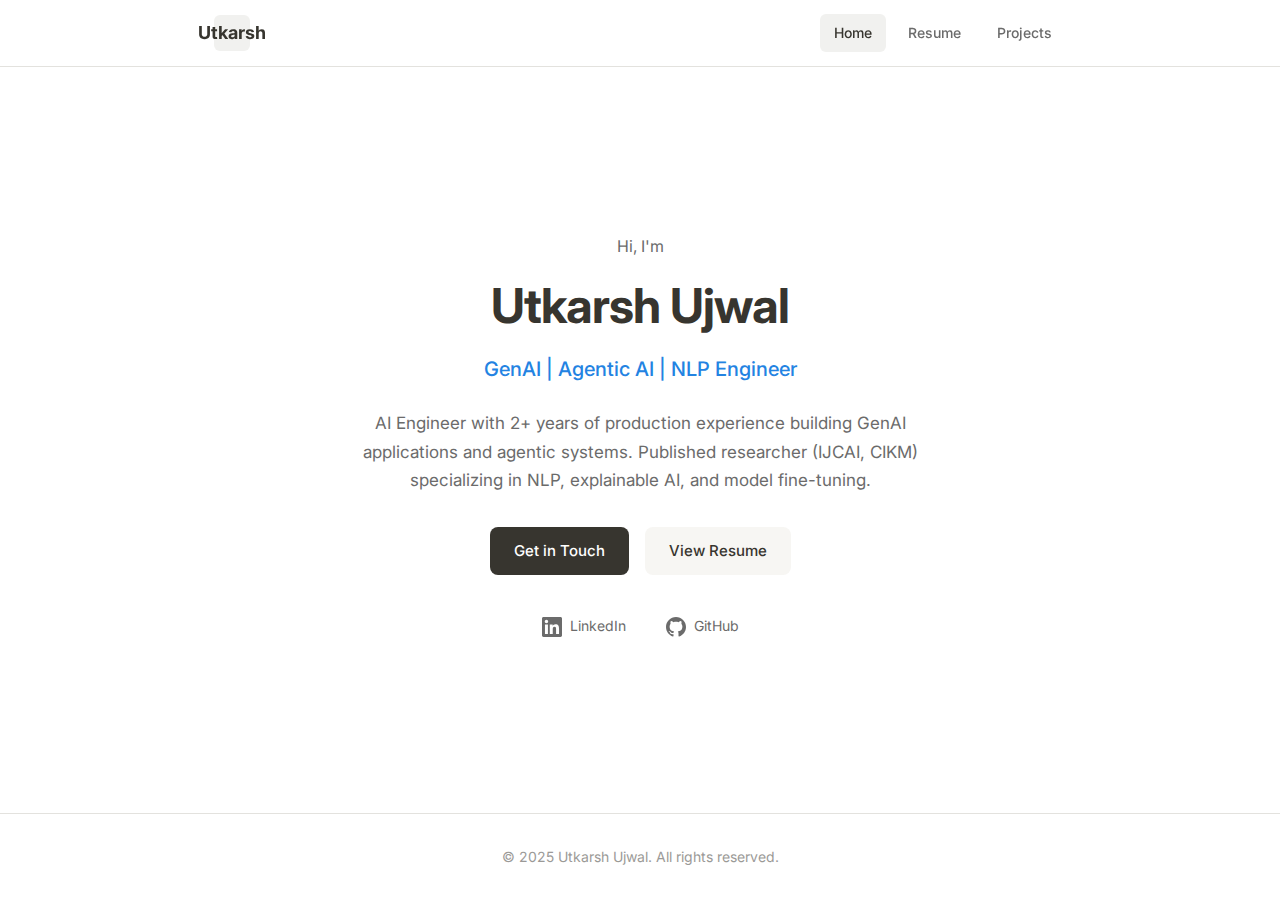
<file: index.html>
<!DOCTYPE html>
<html lang="en">
<head>
    <meta charset="UTF-8">
    <meta name="viewport" content="width=device-width, initial-scale=1.0">
    <title>Utkarsh Ujwal | GenAI Developer</title>
    <link rel="stylesheet" href="styles.css">
    <link rel="preconnect" href="https://fonts.googleapis.com">
    <link rel="preconnect" href="https://fonts.gstatic.com" crossorigin>
    <link href="https://fonts.googleapis.com/css2?family=Inter:wght@400;500;600;700&display=swap" rel="stylesheet">
</head>
<body>
    <nav class="navbar">
        <div class="nav-container">
            <a href="index.html" class="nav-logo">Utkarsh</a>
            <div class="nav-links">
                <a href="index.html" class="nav-link active">Home</a>
                <a href="resume.html" class="nav-link">Resume</a>
                <a href="projects.html" class="nav-link">Projects</a>
            </div>
        </div>
    </nav>

    <main class="hero">
        <div class="hero-content">
            <div class="hero-text">
                <p class="hero-greeting">Hi, I'm</p>
                <h1 class="hero-name">Utkarsh Ujwal</h1>
                <p class="hero-title">GenAI | Agentic AI | NLP Engineer</p>
                <p class="hero-description">
                    AI Engineer with 2+ years of production experience building GenAI applications
                    and agentic systems. Published researcher (IJCAI, CIKM) specializing in NLP,
                    explainable AI, and model fine-tuning.
                </p>
                <div class="hero-links">
                    <a href="mailto:utkarsh.ujwal8005@gmail.com" class="btn btn-primary">Get in Touch</a>
                    <a href="resume.html" class="btn btn-secondary">View Resume</a>
                </div>
                <div class="social-links">
                    <a href="https://linkedin.com/in/utkarshujwal" target="_blank" rel="noopener noreferrer" class="social-link">
                        <svg xmlns="http://www.w3.org/2000/svg" width="20" height="20" viewBox="0 0 24 24" fill="currentColor">
                            <path d="M20.447 20.452h-3.554v-5.569c0-1.328-.027-3.037-1.852-3.037-1.853 0-2.136 1.445-2.136 2.939v5.667H9.351V9h3.414v1.561h.046c.477-.9 1.637-1.85 3.37-1.85 3.601 0 4.267 2.37 4.267 5.455v6.286zM5.337 7.433c-1.144 0-2.063-.926-2.063-2.065 0-1.138.92-2.063 2.063-2.063 1.14 0 2.064.925 2.064 2.063 0 1.139-.925 2.065-2.064 2.065zm1.782 13.019H3.555V9h3.564v11.452zM22.225 0H1.771C.792 0 0 .774 0 1.729v20.542C0 23.227.792 24 1.771 24h20.451C23.2 24 24 23.227 24 22.271V1.729C24 .774 23.2 0 22.222 0h.003z"/>
                        </svg>
                        LinkedIn
                    </a>
                    <a href="https://github.com/UTK8005" target="_blank" rel="noopener noreferrer" class="social-link">
                        <svg xmlns="http://www.w3.org/2000/svg" width="20" height="20" viewBox="0 0 24 24" fill="currentColor">
                            <path d="M12 0c-6.626 0-12 5.373-12 12 0 5.302 3.438 9.8 8.207 11.387.599.111.793-.261.793-.577v-2.234c-3.338.726-4.033-1.416-4.033-1.416-.546-1.387-1.333-1.756-1.333-1.756-1.089-.745.083-.729.083-.729 1.205.084 1.839 1.237 1.839 1.237 1.07 1.834 2.807 1.304 3.492.997.107-.775.418-1.305.762-1.604-2.665-.305-5.467-1.334-5.467-5.931 0-1.311.469-2.381 1.236-3.221-.124-.303-.535-1.524.117-3.176 0 0 1.008-.322 3.301 1.23.957-.266 1.983-.399 3.003-.404 1.02.005 2.047.138 3.006.404 2.291-1.552 3.297-1.23 3.297-1.23.653 1.653.242 2.874.118 3.176.77.84 1.235 1.911 1.235 3.221 0 4.609-2.807 5.624-5.479 5.921.43.372.823 1.102.823 2.222v3.293c0 .319.192.694.801.576 4.765-1.589 8.199-6.086 8.199-11.386 0-6.627-5.373-12-12-12z"/>
                        </svg>
                        GitHub
                    </a>
                </div>
            </div>
        </div>
    </main>

    <footer class="footer">
        <p>&copy; 2025 Utkarsh Ujwal. All rights reserved.</p>
    </footer>
</body>
</html>
</file>
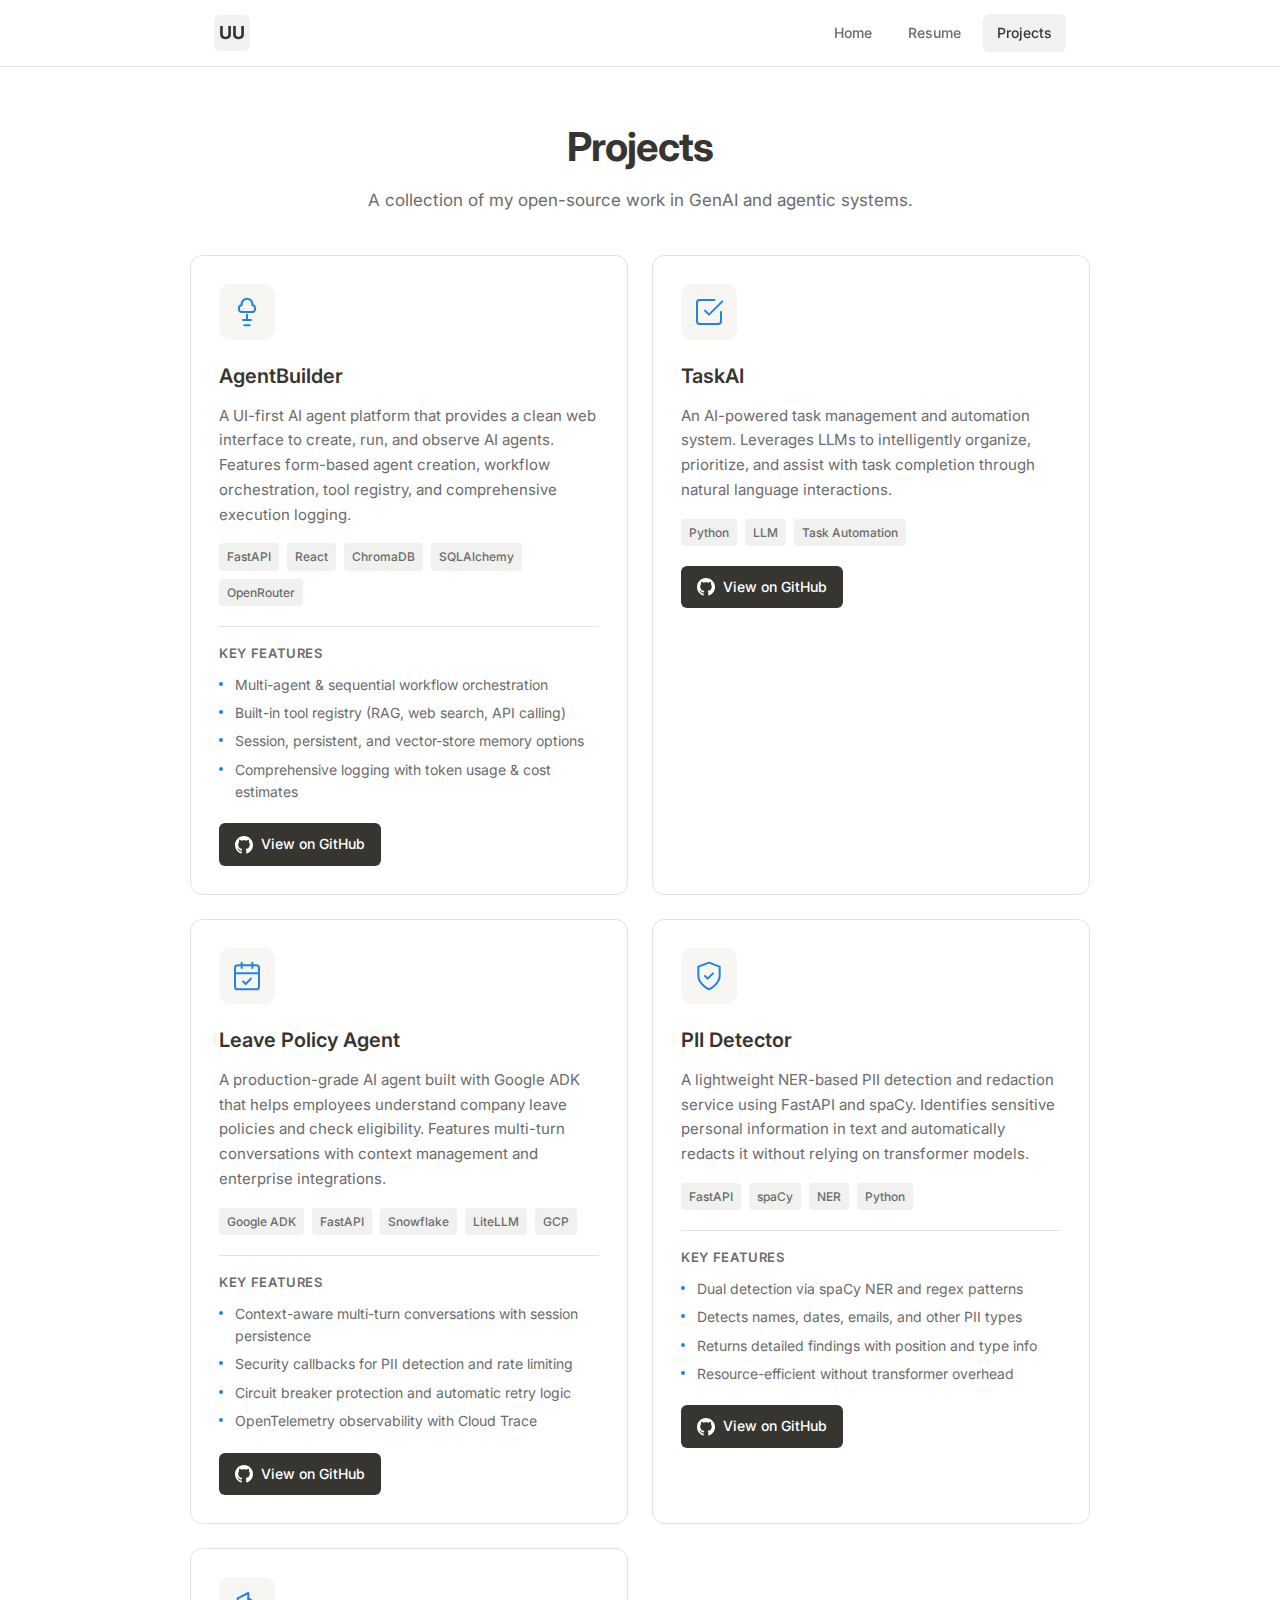
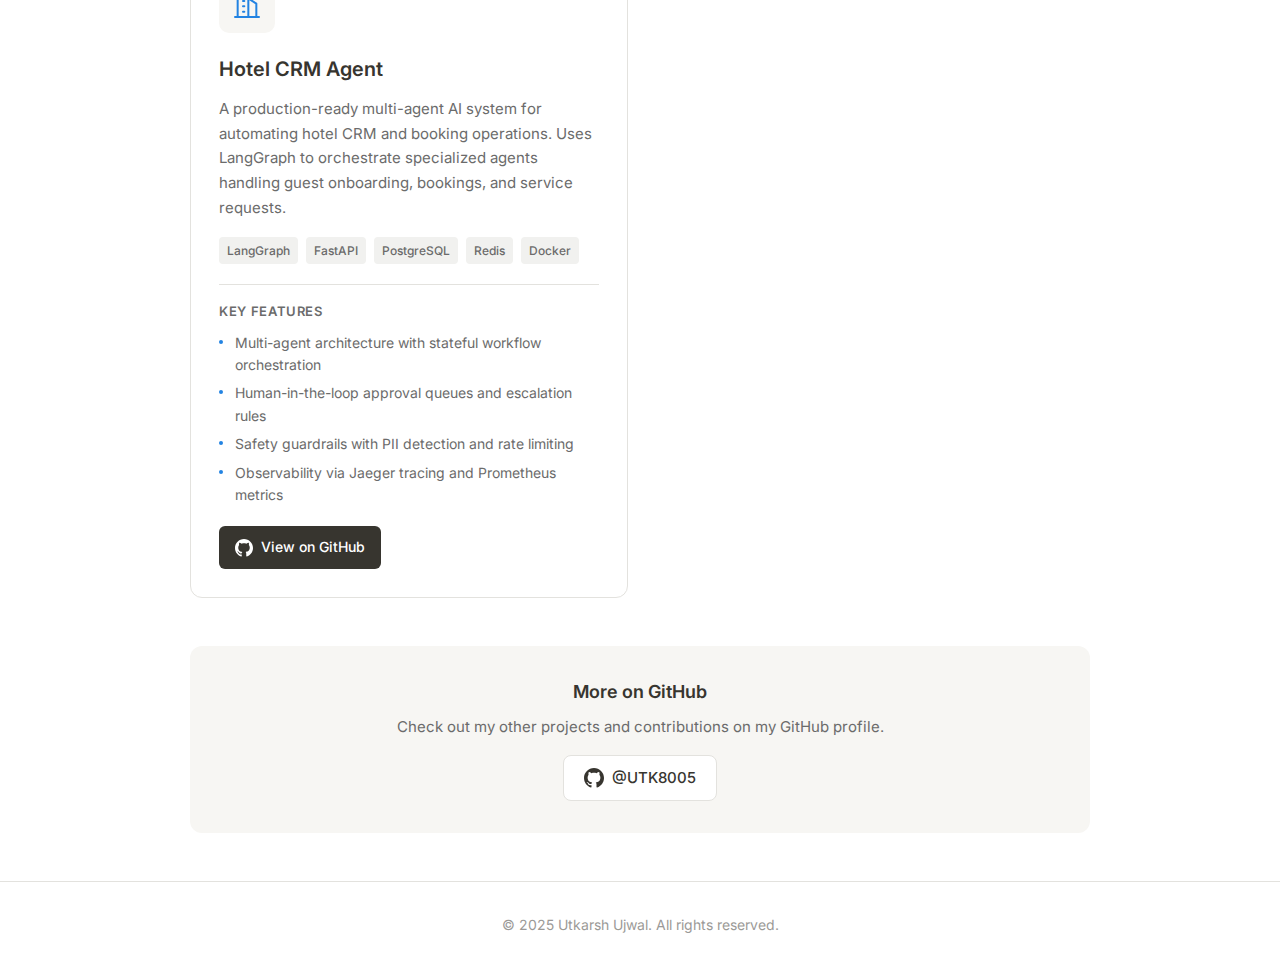
<file: projects.html>
<!DOCTYPE html>
<html lang="en">
<head>
    <meta charset="UTF-8">
    <meta name="viewport" content="width=device-width, initial-scale=1.0">
    <title>Projects | Utkarsh Ujwal</title>
    <link rel="stylesheet" href="styles.css">
    <link rel="preconnect" href="https://fonts.googleapis.com">
    <link rel="preconnect" href="https://fonts.gstatic.com" crossorigin>
    <link href="https://fonts.googleapis.com/css2?family=Inter:wght@400;500;600;700&display=swap" rel="stylesheet">
</head>
<body>
    <nav class="navbar">
        <div class="nav-container">
            <a href="index.html" class="nav-logo">UU</a>
            <div class="nav-links">
                <a href="index.html" class="nav-link">Home</a>
                <a href="resume.html" class="nav-link">Resume</a>
                <a href="projects.html" class="nav-link active">Projects</a>
            </div>
        </div>
    </nav>

    <main class="projects-page">
        <div class="projects-container">
            <header class="projects-header">
                <h1>Projects</h1>
                <p>A collection of my open-source work in GenAI and agentic systems.</p>
            </header>

            <div class="projects-grid">
                <!-- AgentBuilder -->
                <article class="project-card">
                    <div class="project-icon">
                        <svg xmlns="http://www.w3.org/2000/svg" width="32" height="32" viewBox="0 0 24 24" fill="none" stroke="currentColor" stroke-width="1.5" stroke-linecap="round" stroke-linejoin="round">
                            <path d="M12 2a4 4 0 0 1 4 4v1a2 2 0 0 1 2 2v1a2 2 0 0 1-2 2H8a2 2 0 0 1-2-2V9a2 2 0 0 1 2-2V6a4 4 0 0 1 4-4z"></path>
                            <path d="M9 18h6"></path>
                            <path d="M10 22h4"></path>
                            <path d="M12 14v4"></path>
                        </svg>
                    </div>
                    <h2 class="project-title">AgentBuilder</h2>
                    <p class="project-description">
                        A UI-first AI agent platform that provides a clean web interface to create, run, and observe AI agents.
                        Features form-based agent creation, workflow orchestration, tool registry, and comprehensive execution logging.
                    </p>
                    <div class="project-tech">
                        <span class="tech-tag">FastAPI</span>
                        <span class="tech-tag">React</span>
                        <span class="tech-tag">ChromaDB</span>
                        <span class="tech-tag">SQLAlchemy</span>
                        <span class="tech-tag">OpenRouter</span>
                    </div>
                    <div class="project-features">
                        <h4>Key Features</h4>
                        <ul>
                            <li>Multi-agent & sequential workflow orchestration</li>
                            <li>Built-in tool registry (RAG, web search, API calling)</li>
                            <li>Session, persistent, and vector-store memory options</li>
                            <li>Comprehensive logging with token usage & cost estimates</li>
                        </ul>
                    </div>
                    <a href="https://github.com/UTK8005/AgentBuilder" target="_blank" rel="noopener noreferrer" class="project-link">
                        <svg xmlns="http://www.w3.org/2000/svg" width="18" height="18" viewBox="0 0 24 24" fill="currentColor">
                            <path d="M12 0c-6.626 0-12 5.373-12 12 0 5.302 3.438 9.8 8.207 11.387.599.111.793-.261.793-.577v-2.234c-3.338.726-4.033-1.416-4.033-1.416-.546-1.387-1.333-1.756-1.333-1.756-1.089-.745.083-.729.083-.729 1.205.084 1.839 1.237 1.839 1.237 1.07 1.834 2.807 1.304 3.492.997.107-.775.418-1.305.762-1.604-2.665-.305-5.467-1.334-5.467-5.931 0-1.311.469-2.381 1.236-3.221-.124-.303-.535-1.524.117-3.176 0 0 1.008-.322 3.301 1.23.957-.266 1.983-.399 3.003-.404 1.02.005 2.047.138 3.006.404 2.291-1.552 3.297-1.23 3.297-1.23.653 1.653.242 2.874.118 3.176.77.84 1.235 1.911 1.235 3.221 0 4.609-2.807 5.624-5.479 5.921.43.372.823 1.102.823 2.222v3.293c0 .319.192.694.801.576 4.765-1.589 8.199-6.086 8.199-11.386 0-6.627-5.373-12-12-12z"/>
                        </svg>
                        View on GitHub
                    </a>
                </article>

                <!-- TaskAI -->
                <article class="project-card">
                    <div class="project-icon">
                        <svg xmlns="http://www.w3.org/2000/svg" width="32" height="32" viewBox="0 0 24 24" fill="none" stroke="currentColor" stroke-width="1.5" stroke-linecap="round" stroke-linejoin="round">
                            <path d="M9 11l3 3L22 4"></path>
                            <path d="M21 12v7a2 2 0 0 1-2 2H5a2 2 0 0 1-2-2V5a2 2 0 0 1 2-2h11"></path>
                        </svg>
                    </div>
                    <h2 class="project-title">TaskAI</h2>
                    <p class="project-description">
                        An AI-powered task management and automation system. Leverages LLMs to intelligently
                        organize, prioritize, and assist with task completion through natural language interactions.
                    </p>
                    <div class="project-tech">
                        <span class="tech-tag">Python</span>
                        <span class="tech-tag">LLM</span>
                        <span class="tech-tag">Task Automation</span>
                    </div>
                    <a href="https://github.com/UTK8005/TaskAI" target="_blank" rel="noopener noreferrer" class="project-link">
                        <svg xmlns="http://www.w3.org/2000/svg" width="18" height="18" viewBox="0 0 24 24" fill="currentColor">
                            <path d="M12 0c-6.626 0-12 5.373-12 12 0 5.302 3.438 9.8 8.207 11.387.599.111.793-.261.793-.577v-2.234c-3.338.726-4.033-1.416-4.033-1.416-.546-1.387-1.333-1.756-1.333-1.756-1.089-.745.083-.729.083-.729 1.205.084 1.839 1.237 1.839 1.237 1.07 1.834 2.807 1.304 3.492.997.107-.775.418-1.305.762-1.604-2.665-.305-5.467-1.334-5.467-5.931 0-1.311.469-2.381 1.236-3.221-.124-.303-.535-1.524.117-3.176 0 0 1.008-.322 3.301 1.23.957-.266 1.983-.399 3.003-.404 1.02.005 2.047.138 3.006.404 2.291-1.552 3.297-1.23 3.297-1.23.653 1.653.242 2.874.118 3.176.77.84 1.235 1.911 1.235 3.221 0 4.609-2.807 5.624-5.479 5.921.43.372.823 1.102.823 2.222v3.293c0 .319.192.694.801.576 4.765-1.589 8.199-6.086 8.199-11.386 0-6.627-5.373-12-12-12z"/>
                        </svg>
                        View on GitHub
                    </a>
                </article>

                <!-- Leave Policy Agent -->
                <article class="project-card">
                    <div class="project-icon">
                        <svg xmlns="http://www.w3.org/2000/svg" width="32" height="32" viewBox="0 0 24 24" fill="none" stroke="currentColor" stroke-width="1.5" stroke-linecap="round" stroke-linejoin="round">
                            <path d="M8 2v4"></path>
                            <path d="M16 2v4"></path>
                            <rect x="3" y="4" width="18" height="18" rx="2"></rect>
                            <path d="M3 10h18"></path>
                            <path d="M9 16l2 2 4-4"></path>
                        </svg>
                    </div>
                    <h2 class="project-title">Leave Policy Agent</h2>
                    <p class="project-description">
                        A production-grade AI agent built with Google ADK that helps employees understand company leave policies
                        and check eligibility. Features multi-turn conversations with context management and enterprise integrations.
                    </p>
                    <div class="project-tech">
                        <span class="tech-tag">Google ADK</span>
                        <span class="tech-tag">FastAPI</span>
                        <span class="tech-tag">Snowflake</span>
                        <span class="tech-tag">LiteLLM</span>
                        <span class="tech-tag">GCP</span>
                    </div>
                    <div class="project-features">
                        <h4>Key Features</h4>
                        <ul>
                            <li>Context-aware multi-turn conversations with session persistence</li>
                            <li>Security callbacks for PII detection and rate limiting</li>
                            <li>Circuit breaker protection and automatic retry logic</li>
                            <li>OpenTelemetry observability with Cloud Trace</li>
                        </ul>
                    </div>
                    <a href="https://github.com/UTK8005/Leave_Policy_Agent" target="_blank" rel="noopener noreferrer" class="project-link">
                        <svg xmlns="http://www.w3.org/2000/svg" width="18" height="18" viewBox="0 0 24 24" fill="currentColor">
                            <path d="M12 0c-6.626 0-12 5.373-12 12 0 5.302 3.438 9.8 8.207 11.387.599.111.793-.261.793-.577v-2.234c-3.338.726-4.033-1.416-4.033-1.416-.546-1.387-1.333-1.756-1.333-1.756-1.089-.745.083-.729.083-.729 1.205.084 1.839 1.237 1.839 1.237 1.07 1.834 2.807 1.304 3.492.997.107-.775.418-1.305.762-1.604-2.665-.305-5.467-1.334-5.467-5.931 0-1.311.469-2.381 1.236-3.221-.124-.303-.535-1.524.117-3.176 0 0 1.008-.322 3.301 1.23.957-.266 1.983-.399 3.003-.404 1.02.005 2.047.138 3.006.404 2.291-1.552 3.297-1.23 3.297-1.23.653 1.653.242 2.874.118 3.176.77.84 1.235 1.911 1.235 3.221 0 4.609-2.807 5.624-5.479 5.921.43.372.823 1.102.823 2.222v3.293c0 .319.192.694.801.576 4.765-1.589 8.199-6.086 8.199-11.386 0-6.627-5.373-12-12-12z"/>
                        </svg>
                        View on GitHub
                    </a>
                </article>

                <!-- PII Detector -->
                <article class="project-card">
                    <div class="project-icon">
                        <svg xmlns="http://www.w3.org/2000/svg" width="32" height="32" viewBox="0 0 24 24" fill="none" stroke="currentColor" stroke-width="1.5" stroke-linecap="round" stroke-linejoin="round">
                            <path d="M12 22s8-4 8-10V5l-8-3-8 3v7c0 6 8 10 8 10z"></path>
                            <path d="M9 12l2 2 4-4"></path>
                        </svg>
                    </div>
                    <h2 class="project-title">PII Detector</h2>
                    <p class="project-description">
                        A lightweight NER-based PII detection and redaction service using FastAPI and spaCy.
                        Identifies sensitive personal information in text and automatically redacts it without relying on transformer models.
                    </p>
                    <div class="project-tech">
                        <span class="tech-tag">FastAPI</span>
                        <span class="tech-tag">spaCy</span>
                        <span class="tech-tag">NER</span>
                        <span class="tech-tag">Python</span>
                    </div>
                    <div class="project-features">
                        <h4>Key Features</h4>
                        <ul>
                            <li>Dual detection via spaCy NER and regex patterns</li>
                            <li>Detects names, dates, emails, and other PII types</li>
                            <li>Returns detailed findings with position and type info</li>
                            <li>Resource-efficient without transformer overhead</li>
                        </ul>
                    </div>
                    <a href="https://github.com/UTK8005/pii_detector" target="_blank" rel="noopener noreferrer" class="project-link">
                        <svg xmlns="http://www.w3.org/2000/svg" width="18" height="18" viewBox="0 0 24 24" fill="currentColor">
                            <path d="M12 0c-6.626 0-12 5.373-12 12 0 5.302 3.438 9.8 8.207 11.387.599.111.793-.261.793-.577v-2.234c-3.338.726-4.033-1.416-4.033-1.416-.546-1.387-1.333-1.756-1.333-1.756-1.089-.745.083-.729.083-.729 1.205.084 1.839 1.237 1.839 1.237 1.07 1.834 2.807 1.304 3.492.997.107-.775.418-1.305.762-1.604-2.665-.305-5.467-1.334-5.467-5.931 0-1.311.469-2.381 1.236-3.221-.124-.303-.535-1.524.117-3.176 0 0 1.008-.322 3.301 1.23.957-.266 1.983-.399 3.003-.404 1.02.005 2.047.138 3.006.404 2.291-1.552 3.297-1.23 3.297-1.23.653 1.653.242 2.874.118 3.176.77.84 1.235 1.911 1.235 3.221 0 4.609-2.807 5.624-5.479 5.921.43.372.823 1.102.823 2.222v3.293c0 .319.192.694.801.576 4.765-1.589 8.199-6.086 8.199-11.386 0-6.627-5.373-12-12-12z"/>
                        </svg>
                        View on GitHub
                    </a>
                </article>

                <!-- Hotel CRM Agent -->
                <article class="project-card">
                    <div class="project-icon">
                        <svg xmlns="http://www.w3.org/2000/svg" width="32" height="32" viewBox="0 0 24 24" fill="none" stroke="currentColor" stroke-width="1.5" stroke-linecap="round" stroke-linejoin="round">
                            <path d="M3 21h18"></path>
                            <path d="M5 21V7l8-4v18"></path>
                            <path d="M19 21V11l-6-4"></path>
                            <path d="M9 9h1"></path>
                            <path d="M9 13h1"></path>
                            <path d="M9 17h1"></path>
                        </svg>
                    </div>
                    <h2 class="project-title">Hotel CRM Agent</h2>
                    <p class="project-description">
                        A production-ready multi-agent AI system for automating hotel CRM and booking operations.
                        Uses LangGraph to orchestrate specialized agents handling guest onboarding, bookings, and service requests.
                    </p>
                    <div class="project-tech">
                        <span class="tech-tag">LangGraph</span>
                        <span class="tech-tag">FastAPI</span>
                        <span class="tech-tag">PostgreSQL</span>
                        <span class="tech-tag">Redis</span>
                        <span class="tech-tag">Docker</span>
                    </div>
                    <div class="project-features">
                        <h4>Key Features</h4>
                        <ul>
                            <li>Multi-agent architecture with stateful workflow orchestration</li>
                            <li>Human-in-the-loop approval queues and escalation rules</li>
                            <li>Safety guardrails with PII detection and rate limiting</li>
                            <li>Observability via Jaeger tracing and Prometheus metrics</li>
                        </ul>
                    </div>
                    <a href="https://github.com/UTK8005/hotel_crm_agent" target="_blank" rel="noopener noreferrer" class="project-link">
                        <svg xmlns="http://www.w3.org/2000/svg" width="18" height="18" viewBox="0 0 24 24" fill="currentColor">
                            <path d="M12 0c-6.626 0-12 5.373-12 12 0 5.302 3.438 9.8 8.207 11.387.599.111.793-.261.793-.577v-2.234c-3.338.726-4.033-1.416-4.033-1.416-.546-1.387-1.333-1.756-1.333-1.756-1.089-.745.083-.729.083-.729 1.205.084 1.839 1.237 1.839 1.237 1.07 1.834 2.807 1.304 3.492.997.107-.775.418-1.305.762-1.604-2.665-.305-5.467-1.334-5.467-5.931 0-1.311.469-2.381 1.236-3.221-.124-.303-.535-1.524.117-3.176 0 0 1.008-.322 3.301 1.23.957-.266 1.983-.399 3.003-.404 1.02.005 2.047.138 3.006.404 2.291-1.552 3.297-1.23 3.297-1.23.653 1.653.242 2.874.118 3.176.77.84 1.235 1.911 1.235 3.221 0 4.609-2.807 5.624-5.479 5.921.43.372.823 1.102.823 2.222v3.293c0 .319.192.694.801.576 4.765-1.589 8.199-6.086 8.199-11.386 0-6.627-5.373-12-12-12z"/>
                        </svg>
                        View on GitHub
                    </a>
                </article>
            </div>

            <section class="more-projects">
                <h3>More on GitHub</h3>
                <p>Check out my other projects and contributions on my GitHub profile.</p>
                <a href="https://github.com/UTK8005" target="_blank" rel="noopener noreferrer" class="github-profile-link">
                    <svg xmlns="http://www.w3.org/2000/svg" width="20" height="20" viewBox="0 0 24 24" fill="currentColor">
                        <path d="M12 0c-6.626 0-12 5.373-12 12 0 5.302 3.438 9.8 8.207 11.387.599.111.793-.261.793-.577v-2.234c-3.338.726-4.033-1.416-4.033-1.416-.546-1.387-1.333-1.756-1.333-1.756-1.089-.745.083-.729.083-.729 1.205.084 1.839 1.237 1.839 1.237 1.07 1.834 2.807 1.304 3.492.997.107-.775.418-1.305.762-1.604-2.665-.305-5.467-1.334-5.467-5.931 0-1.311.469-2.381 1.236-3.221-.124-.303-.535-1.524.117-3.176 0 0 1.008-.322 3.301 1.23.957-.266 1.983-.399 3.003-.404 1.02.005 2.047.138 3.006.404 2.291-1.552 3.297-1.23 3.297-1.23.653 1.653.242 2.874.118 3.176.77.84 1.235 1.911 1.235 3.221 0 4.609-2.807 5.624-5.479 5.921.43.372.823 1.102.823 2.222v3.293c0 .319.192.694.801.576 4.765-1.589 8.199-6.086 8.199-11.386 0-6.627-5.373-12-12-12z"/>
                    </svg>
                    @UTK8005
                </a>
            </section>
        </div>
    </main>

    <footer class="footer">
        <p>&copy; 2025 Utkarsh Ujwal. All rights reserved.</p>
    </footer>
</body>
</html>
</file>
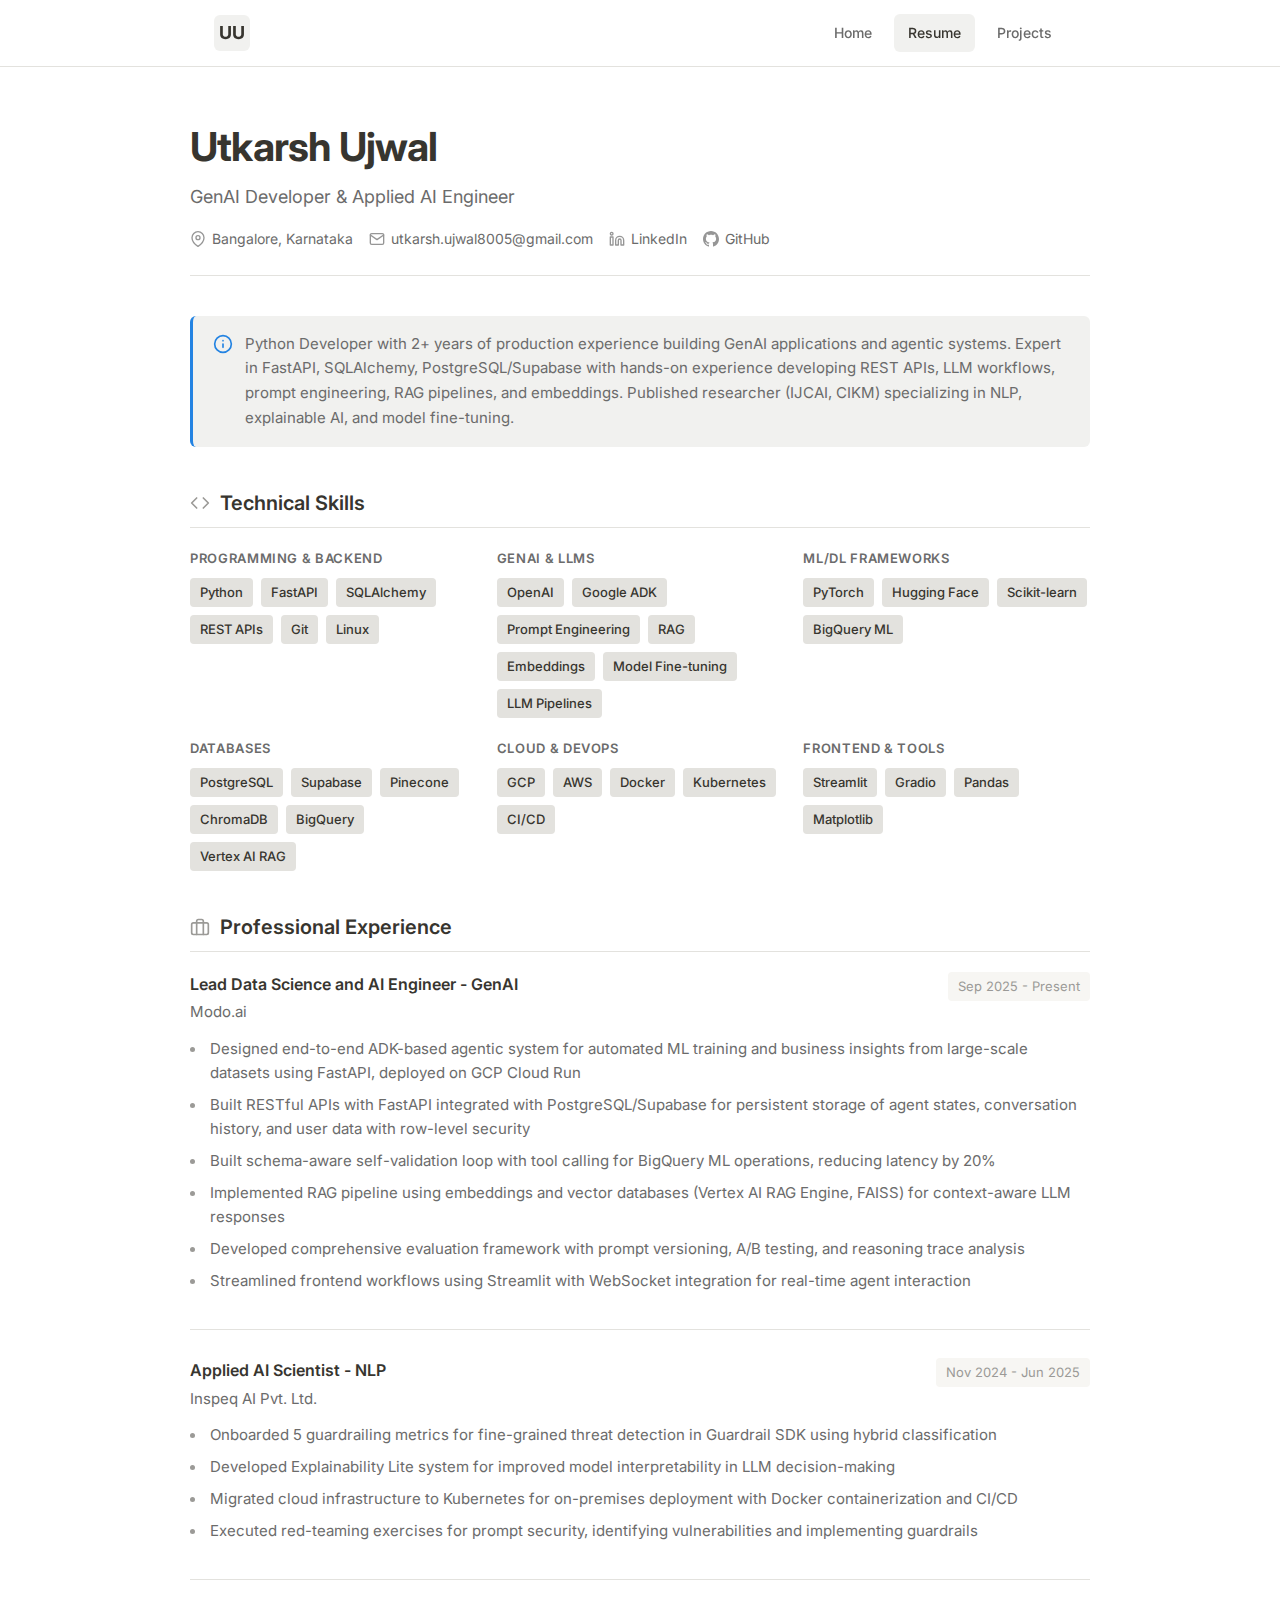
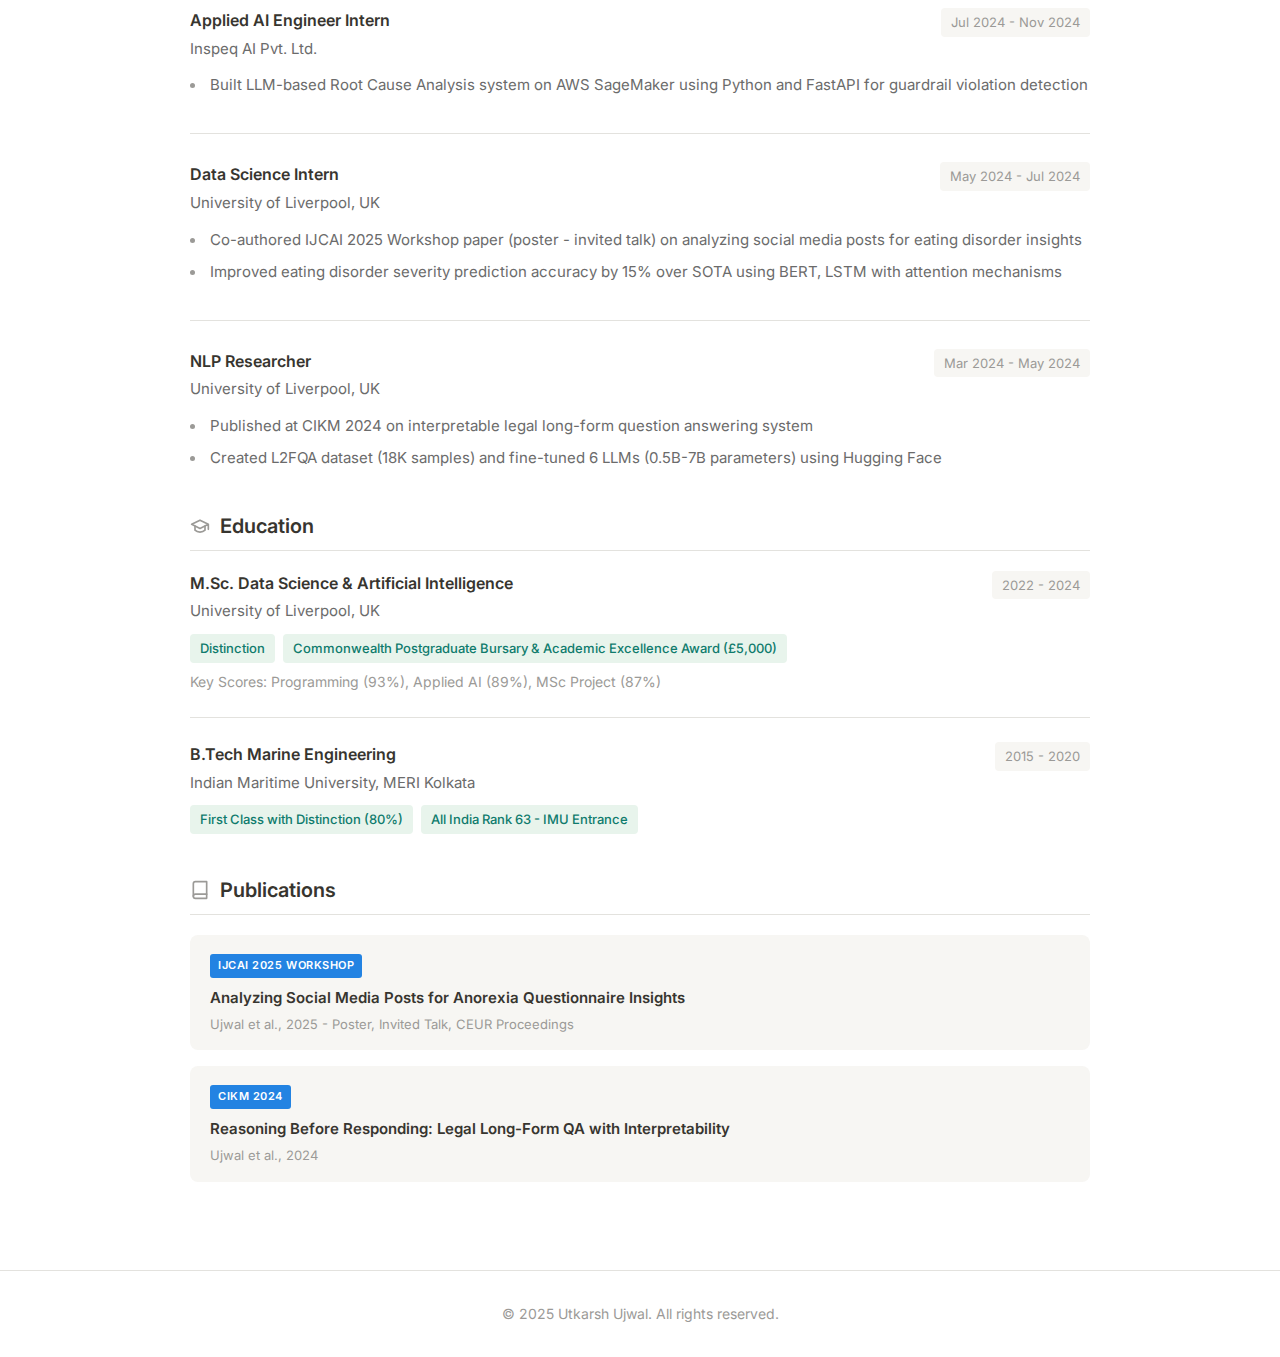
<file: resume.html>
<!DOCTYPE html>
<html lang="en">
<head>
    <meta charset="UTF-8">
    <meta name="viewport" content="width=device-width, initial-scale=1.0">
    <title>Resume | Utkarsh Ujwal</title>
    <link rel="stylesheet" href="styles.css">
    <link rel="preconnect" href="https://fonts.googleapis.com">
    <link rel="preconnect" href="https://fonts.gstatic.com" crossorigin>
    <link href="https://fonts.googleapis.com/css2?family=Inter:wght@400;500;600;700&display=swap" rel="stylesheet">
</head>
<body>
    <nav class="navbar">
        <div class="nav-container">
            <a href="index.html" class="nav-logo">UU</a>
            <div class="nav-links">
                <a href="index.html" class="nav-link">Home</a>
                <a href="resume.html" class="nav-link active">Resume</a>
                <a href="projects.html" class="nav-link">Projects</a>
            </div>
        </div>
    </nav>

    <main class="notion-page">
        <div class="notion-container">
            <!-- Header -->
            <header class="notion-header">
                <h1 class="notion-title">Utkarsh Ujwal</h1>
                <p class="notion-subtitle">GenAI Developer & Applied AI Engineer</p>
                <div class="notion-meta">
                    <span class="meta-item">
                        <svg xmlns="http://www.w3.org/2000/svg" width="16" height="16" viewBox="0 0 24 24" fill="none" stroke="currentColor" stroke-width="2" stroke-linecap="round" stroke-linejoin="round"><path d="M21 10c0 7-9 13-9 13s-9-6-9-13a9 9 0 0 1 18 0z"></path><circle cx="12" cy="10" r="3"></circle></svg>
                        Bangalore, Karnataka
                    </span>
                    <span class="meta-item">
                        <svg xmlns="http://www.w3.org/2000/svg" width="16" height="16" viewBox="0 0 24 24" fill="none" stroke="currentColor" stroke-width="2" stroke-linecap="round" stroke-linejoin="round"><path d="M4 4h16c1.1 0 2 .9 2 2v12c0 1.1-.9 2-2 2H4c-1.1 0-2-.9-2-2V6c0-1.1.9-2 2-2z"></path><polyline points="22,6 12,13 2,6"></polyline></svg>
                        <a href="mailto:utkarsh.ujwal8005@gmail.com">utkarsh.ujwal8005@gmail.com</a>
                    </span>
                    <span class="meta-item">
                        <svg xmlns="http://www.w3.org/2000/svg" width="16" height="16" viewBox="0 0 24 24" fill="none" stroke="currentColor" stroke-width="2" stroke-linecap="round" stroke-linejoin="round"><path d="M16 8a6 6 0 0 1 6 6v7h-4v-7a2 2 0 0 0-2-2 2 2 0 0 0-2 2v7h-4v-7a6 6 0 0 1 6-6z"></path><rect x="2" y="9" width="4" height="12"></rect><circle cx="4" cy="4" r="2"></circle></svg>
                        <a href="https://linkedin.com/in/utkarshujwal" target="_blank">LinkedIn</a>
                    </span>
                    <span class="meta-item">
                        <svg xmlns="http://www.w3.org/2000/svg" width="16" height="16" viewBox="0 0 24 24" fill="currentColor"><path d="M12 0c-6.626 0-12 5.373-12 12 0 5.302 3.438 9.8 8.207 11.387.599.111.793-.261.793-.577v-2.234c-3.338.726-4.033-1.416-4.033-1.416-.546-1.387-1.333-1.756-1.333-1.756-1.089-.745.083-.729.083-.729 1.205.084 1.839 1.237 1.839 1.237 1.07 1.834 2.807 1.304 3.492.997.107-.775.418-1.305.762-1.604-2.665-.305-5.467-1.334-5.467-5.931 0-1.311.469-2.381 1.236-3.221-.124-.303-.535-1.524.117-3.176 0 0 1.008-.322 3.301 1.23.957-.266 1.983-.399 3.003-.404 1.02.005 2.047.138 3.006.404 2.291-1.552 3.297-1.23 3.297-1.23.653 1.653.242 2.874.118 3.176.77.84 1.235 1.911 1.235 3.221 0 4.609-2.807 5.624-5.479 5.921.43.372.823 1.102.823 2.222v3.293c0 .319.192.694.801.576 4.765-1.589 8.199-6.086 8.199-11.386 0-6.627-5.373-12-12-12z"/></svg>
                        <a href="https://github.com/utkarshujwal" target="_blank">GitHub</a>
                    </span>
                </div>
            </header>

            <!-- Summary -->
            <section class="notion-section">
                <div class="notion-callout">
                    <div class="callout-icon">
                        <svg xmlns="http://www.w3.org/2000/svg" width="20" height="20" viewBox="0 0 24 24" fill="none" stroke="currentColor" stroke-width="2" stroke-linecap="round" stroke-linejoin="round"><circle cx="12" cy="12" r="10"></circle><line x1="12" y1="16" x2="12" y2="12"></line><line x1="12" y1="8" x2="12.01" y2="8"></line></svg>
                    </div>
                    <div class="callout-content">
                        Python Developer with 2+ years of production experience building GenAI applications and agentic systems. Expert in FastAPI, SQLAlchemy, PostgreSQL/Supabase with hands-on experience developing REST APIs, LLM workflows, prompt engineering, RAG pipelines, and embeddings. Published researcher (IJCAI, CIKM) specializing in NLP, explainable AI, and model fine-tuning.
                    </div>
                </div>
            </section>

            <!-- Technical Skills -->
            <section class="notion-section">
                <h2 class="notion-heading">
                    <span class="heading-icon">
                        <svg xmlns="http://www.w3.org/2000/svg" width="20" height="20" viewBox="0 0 24 24" fill="none" stroke="currentColor" stroke-width="2" stroke-linecap="round" stroke-linejoin="round"><polyline points="16 18 22 12 16 6"></polyline><polyline points="8 6 2 12 8 18"></polyline></svg>
                    </span>
                    Technical Skills
                </h2>
                <div class="skills-grid">
                    <div class="skill-category">
                        <h4>Programming & Backend</h4>
                        <div class="skill-tags">
                            <span class="skill-tag">Python</span>
                            <span class="skill-tag">FastAPI</span>
                            <span class="skill-tag">SQLAlchemy</span>
                            <span class="skill-tag">REST APIs</span>
                            <span class="skill-tag">Git</span>
                            <span class="skill-tag">Linux</span>
                        </div>
                    </div>
                    <div class="skill-category">
                        <h4>GenAI & LLMs</h4>
                        <div class="skill-tags">
                            <span class="skill-tag">OpenAI</span>
                            <span class="skill-tag">Google ADK</span>
                            <span class="skill-tag">Prompt Engineering</span>
                            <span class="skill-tag">RAG</span>
                            <span class="skill-tag">Embeddings</span>
                            <span class="skill-tag">Model Fine-tuning</span>
                            <span class="skill-tag">LLM Pipelines</span>
                        </div>
                    </div>
                    <div class="skill-category">
                        <h4>ML/DL Frameworks</h4>
                        <div class="skill-tags">
                            <span class="skill-tag">PyTorch</span>
                            <span class="skill-tag">Hugging Face</span>
                            <span class="skill-tag">Scikit-learn</span>
                            <span class="skill-tag">BigQuery ML</span>
                        </div>
                    </div>
                    <div class="skill-category">
                        <h4>Databases</h4>
                        <div class="skill-tags">
                            <span class="skill-tag">PostgreSQL</span>
                            <span class="skill-tag">Supabase</span>
                            <span class="skill-tag">Pinecone</span>
                            <span class="skill-tag">ChromaDB</span>
                            <span class="skill-tag">BigQuery</span>
                            <span class="skill-tag">Vertex AI RAG</span>
                        </div>
                    </div>
                    <div class="skill-category">
                        <h4>Cloud & DevOps</h4>
                        <div class="skill-tags">
                            <span class="skill-tag">GCP</span>
                            <span class="skill-tag">AWS</span>
                            <span class="skill-tag">Docker</span>
                            <span class="skill-tag">Kubernetes</span>
                            <span class="skill-tag">CI/CD</span>
                        </div>
                    </div>
                    <div class="skill-category">
                        <h4>Frontend & Tools</h4>
                        <div class="skill-tags">
                            <span class="skill-tag">Streamlit</span>
                            <span class="skill-tag">Gradio</span>
                            <span class="skill-tag">Pandas</span>
                            <span class="skill-tag">Matplotlib</span>
                        </div>
                    </div>
                </div>
            </section>

            <!-- Experience -->
            <section class="notion-section">
                <h2 class="notion-heading">
                    <span class="heading-icon">
                        <svg xmlns="http://www.w3.org/2000/svg" width="20" height="20" viewBox="0 0 24 24" fill="none" stroke="currentColor" stroke-width="2" stroke-linecap="round" stroke-linejoin="round"><rect x="2" y="7" width="20" height="14" rx="2" ry="2"></rect><path d="M16 21V5a2 2 0 0 0-2-2h-4a2 2 0 0 0-2 2v16"></path></svg>
                    </span>
                    Professional Experience
                </h2>

                <div class="experience-item">
                    <div class="experience-header">
                        <div class="experience-title">
                            <h3>Lead Data Science and AI Engineer - GenAI</h3>
                            <span class="company">Modo.ai</span>
                        </div>
                        <span class="date-badge">Sep 2025 - Present</span>
                    </div>
                    <ul class="experience-list">
                        <li>Designed end-to-end ADK-based agentic system for automated ML training and business insights from large-scale datasets using FastAPI, deployed on GCP Cloud Run</li>
                        <li>Built RESTful APIs with FastAPI integrated with PostgreSQL/Supabase for persistent storage of agent states, conversation history, and user data with row-level security</li>
                        <li>Built schema-aware self-validation loop with tool calling for BigQuery ML operations, reducing latency by 20%</li>
                        <li>Implemented RAG pipeline using embeddings and vector databases (Vertex AI RAG Engine, FAISS) for context-aware LLM responses</li>
                        <li>Developed comprehensive evaluation framework with prompt versioning, A/B testing, and reasoning trace analysis</li>
                        <li>Streamlined frontend workflows using Streamlit with WebSocket integration for real-time agent interaction</li>
                    </ul>
                </div>

                <div class="experience-item">
                    <div class="experience-header">
                        <div class="experience-title">
                            <h3>Applied AI Scientist - NLP</h3>
                            <span class="company">Inspeq AI Pvt. Ltd.</span>
                        </div>
                        <span class="date-badge">Nov 2024 - Jun 2025</span>
                    </div>
                    <ul class="experience-list">
                        <li>Onboarded 5 guardrailing metrics for fine-grained threat detection in Guardrail SDK using hybrid classification</li>
                        <li>Developed Explainability Lite system for improved model interpretability in LLM decision-making</li>
                        <li>Migrated cloud infrastructure to Kubernetes for on-premises deployment with Docker containerization and CI/CD</li>
                        <li>Executed red-teaming exercises for prompt security, identifying vulnerabilities and implementing guardrails</li>
                    </ul>
                </div>

                <div class="experience-item">
                    <div class="experience-header">
                        <div class="experience-title">
                            <h3>Applied AI Engineer Intern</h3>
                            <span class="company">Inspeq AI Pvt. Ltd.</span>
                        </div>
                        <span class="date-badge">Jul 2024 - Nov 2024</span>
                    </div>
                    <ul class="experience-list">
                        <li>Built LLM-based Root Cause Analysis system on AWS SageMaker using Python and FastAPI for guardrail violation detection</li>
                    </ul>
                </div>

                <div class="experience-item">
                    <div class="experience-header">
                        <div class="experience-title">
                            <h3>Data Science Intern</h3>
                            <span class="company">University of Liverpool, UK</span>
                        </div>
                        <span class="date-badge">May 2024 - Jul 2024</span>
                    </div>
                    <ul class="experience-list">
                        <li>Co-authored IJCAI 2025 Workshop paper (poster - invited talk) on analyzing social media posts for eating disorder insights</li>
                        <li>Improved eating disorder severity prediction accuracy by 15% over SOTA using BERT, LSTM with attention mechanisms</li>
                    </ul>
                </div>

                <div class="experience-item">
                    <div class="experience-header">
                        <div class="experience-title">
                            <h3>NLP Researcher</h3>
                            <span class="company">University of Liverpool, UK</span>
                        </div>
                        <span class="date-badge">Mar 2024 - May 2024</span>
                    </div>
                    <ul class="experience-list">
                        <li>Published at CIKM 2024 on interpretable legal long-form question answering system</li>
                        <li>Created L2FQA dataset (18K samples) and fine-tuned 6 LLMs (0.5B-7B parameters) using Hugging Face</li>
                    </ul>
                </div>
            </section>

            <!-- Education -->
            <section class="notion-section">
                <h2 class="notion-heading">
                    <span class="heading-icon">
                        <svg xmlns="http://www.w3.org/2000/svg" width="20" height="20" viewBox="0 0 24 24" fill="none" stroke="currentColor" stroke-width="2" stroke-linecap="round" stroke-linejoin="round"><path d="M22 10v6M2 10l10-5 10 5-10 5z"></path><path d="M6 12v5c3 3 9 3 12 0v-5"></path></svg>
                    </span>
                    Education
                </h2>

                <div class="education-item">
                    <div class="education-header">
                        <div>
                            <h3>M.Sc. Data Science & Artificial Intelligence</h3>
                            <span class="institution">University of Liverpool, UK</span>
                        </div>
                        <span class="date-badge">2022 - 2024</span>
                    </div>
                    <div class="education-details">
                        <span class="achievement">Distinction</span>
                        <span class="achievement">Commonwealth Postgraduate Bursary & Academic Excellence Award (£5,000)</span>
                    </div>
                    <p class="education-scores">Key Scores: Programming (93%), Applied AI (89%), MSc Project (87%)</p>
                </div>

                <div class="education-item">
                    <div class="education-header">
                        <div>
                            <h3>B.Tech Marine Engineering</h3>
                            <span class="institution">Indian Maritime University, MERI Kolkata</span>
                        </div>
                        <span class="date-badge">2015 - 2020</span>
                    </div>
                    <div class="education-details">
                        <span class="achievement">First Class with Distinction (80%)</span>
                        <span class="achievement">All India Rank 63 - IMU Entrance</span>
                    </div>
                </div>
            </section>

            <!-- Publications -->
            <section class="notion-section">
                <h2 class="notion-heading">
                    <span class="heading-icon">
                        <svg xmlns="http://www.w3.org/2000/svg" width="20" height="20" viewBox="0 0 24 24" fill="none" stroke="currentColor" stroke-width="2" stroke-linecap="round" stroke-linejoin="round"><path d="M4 19.5A2.5 2.5 0 0 1 6.5 17H20"></path><path d="M6.5 2H20v20H6.5A2.5 2.5 0 0 1 4 19.5v-15A2.5 2.5 0 0 1 6.5 2z"></path></svg>
                    </span>
                    Publications
                </h2>

                <div class="publication-item">
                    <div class="publication-venue">IJCAI 2025 Workshop</div>
                    <h4>Analyzing Social Media Posts for Anorexia Questionnaire Insights</h4>
                    <p class="publication-authors">Ujwal et al., 2025 - Poster, Invited Talk, CEUR Proceedings</p>
                </div>

                <div class="publication-item">
                    <div class="publication-venue">CIKM 2024</div>
                    <h4>Reasoning Before Responding: Legal Long-Form QA with Interpretability</h4>
                    <p class="publication-authors">Ujwal et al., 2024</p>
                </div>
            </section>
        </div>
    </main>

    <footer class="footer">
        <p>&copy; 2025 Utkarsh Ujwal. All rights reserved.</p>
    </footer>
</body>
</html>
</file>
<file: styles.css>
/* Reset & Base */
*, *::before, *::after {
    margin: 0;
    padding: 0;
    box-sizing: border-box;
}

:root {
    --bg-primary: #ffffff;
    --bg-secondary: #f7f6f3;
    --bg-tertiary: #f1f1ef;
    --text-primary: #37352f;
    --text-secondary: #6b6b6b;
    --text-tertiary: #9b9a97;
    --accent: #2383e2;
    --accent-hover: #1a6fc9;
    --border: #e3e2de;
    --shadow: rgba(15, 15, 15, 0.05);
    --shadow-hover: rgba(15, 15, 15, 0.1);
    --code-bg: #f7f6f3;
    --tag-bg: #e3e2de;
    --callout-bg: #f1f1ef;
    --success: #0f7b6c;
    --warning: #d9730d;
}

html {
    font-size: 16px;
    scroll-behavior: smooth;
}

body {
    font-family: 'Inter', -apple-system, BlinkMacSystemFont, 'Segoe UI', Roboto, sans-serif;
    background: var(--bg-primary);
    color: var(--text-primary);
    line-height: 1.6;
    min-height: 100vh;
    display: flex;
    flex-direction: column;
}

a {
    color: var(--accent);
    text-decoration: none;
    transition: color 0.2s ease;
}

a:hover {
    color: var(--accent-hover);
}

/* Navbar */
.navbar {
    position: sticky;
    top: 0;
    background: rgba(255, 255, 255, 0.95);
    backdrop-filter: blur(10px);
    border-bottom: 1px solid var(--border);
    z-index: 100;
}

.nav-container {
    max-width: 900px;
    margin: 0 auto;
    padding: 0.875rem 1.5rem;
    display: flex;
    justify-content: space-between;
    align-items: center;
}

.nav-logo {
    font-size: 1.125rem;
    font-weight: 700;
    color: var(--text-primary);
    background: var(--bg-tertiary);
    width: 2.25rem;
    height: 2.25rem;
    display: flex;
    align-items: center;
    justify-content: center;
    border-radius: 6px;
    transition: background 0.2s ease;
}

.nav-logo:hover {
    background: var(--border);
    color: var(--text-primary);
}

.nav-links {
    display: flex;
    gap: 0.5rem;
}

.nav-link {
    padding: 0.5rem 0.875rem;
    color: var(--text-secondary);
    font-size: 0.875rem;
    font-weight: 500;
    border-radius: 6px;
    transition: all 0.2s ease;
}

.nav-link:hover {
    background: var(--bg-secondary);
    color: var(--text-primary);
}

.nav-link.active {
    background: var(--bg-tertiary);
    color: var(--text-primary);
}

/* Hero Section */
.hero {
    flex: 1;
    display: flex;
    align-items: center;
    justify-content: center;
    padding: 4rem 1.5rem;
}

.hero-content {
    max-width: 600px;
    text-align: center;
}

.hero-greeting {
    font-size: 1rem;
    color: var(--text-secondary);
    margin-bottom: 0.5rem;
}

.hero-name {
    font-size: 3rem;
    font-weight: 700;
    color: var(--text-primary);
    margin-bottom: 0.5rem;
    letter-spacing: -0.02em;
}

.hero-title {
    font-size: 1.25rem;
    color: var(--accent);
    font-weight: 500;
    margin-bottom: 1.5rem;
}

.hero-description {
    font-size: 1.0625rem;
    color: var(--text-secondary);
    line-height: 1.7;
    margin-bottom: 2rem;
}

.hero-links {
    display: flex;
    gap: 1rem;
    justify-content: center;
    margin-bottom: 2rem;
}

.btn {
    padding: 0.75rem 1.5rem;
    font-size: 0.9375rem;
    font-weight: 500;
    border-radius: 8px;
    transition: all 0.2s ease;
    display: inline-flex;
    align-items: center;
    gap: 0.5rem;
}

.btn-primary {
    background: var(--text-primary);
    color: white;
}

.btn-primary:hover {
    background: #2f2f2f;
    color: white;
}

.btn-secondary {
    background: var(--bg-secondary);
    color: var(--text-primary);
}

.btn-secondary:hover {
    background: var(--bg-tertiary);
    color: var(--text-primary);
}

.social-links {
    display: flex;
    gap: 1rem;
    justify-content: center;
}

.social-link {
    display: inline-flex;
    align-items: center;
    gap: 0.5rem;
    color: var(--text-secondary);
    font-size: 0.875rem;
    padding: 0.5rem 0.75rem;
    border-radius: 6px;
    transition: all 0.2s ease;
}

.social-link:hover {
    background: var(--bg-secondary);
    color: var(--text-primary);
}

/* Footer */
.footer {
    text-align: center;
    padding: 2rem 1.5rem;
    border-top: 1px solid var(--border);
    color: var(--text-tertiary);
    font-size: 0.875rem;
}

/* Notion-style Resume Page */
.notion-page {
    flex: 1;
    padding: 3rem 1.5rem;
}

.notion-container {
    max-width: 900px;
    margin: 0 auto;
}

.notion-header {
    margin-bottom: 2.5rem;
    padding-bottom: 1.5rem;
    border-bottom: 1px solid var(--border);
}

.notion-title {
    font-size: 2.5rem;
    font-weight: 700;
    color: var(--text-primary);
    margin-bottom: 0.25rem;
    letter-spacing: -0.02em;
}

.notion-subtitle {
    font-size: 1.125rem;
    color: var(--text-secondary);
    margin-bottom: 1rem;
}

.notion-meta {
    display: flex;
    flex-wrap: wrap;
    gap: 1rem;
}

.meta-item {
    display: inline-flex;
    align-items: center;
    gap: 0.375rem;
    font-size: 0.875rem;
    color: var(--text-secondary);
}

.meta-item svg {
    opacity: 0.7;
}

.meta-item a {
    color: var(--text-secondary);
}

.meta-item a:hover {
    color: var(--accent);
}

/* Notion Sections */
.notion-section {
    margin-bottom: 2.5rem;
}

.notion-heading {
    display: flex;
    align-items: center;
    gap: 0.625rem;
    font-size: 1.25rem;
    font-weight: 600;
    color: var(--text-primary);
    margin-bottom: 1.25rem;
    padding-bottom: 0.5rem;
    border-bottom: 1px solid var(--border);
}

.heading-icon {
    display: flex;
    align-items: center;
    color: var(--text-tertiary);
}

/* Callout */
.notion-callout {
    display: flex;
    gap: 0.75rem;
    padding: 1rem 1.25rem;
    background: var(--callout-bg);
    border-radius: 6px;
    border-left: 3px solid var(--accent);
}

.callout-icon {
    color: var(--accent);
    flex-shrink: 0;
    margin-top: 0.125rem;
}

.callout-content {
    font-size: 0.9375rem;
    color: var(--text-secondary);
    line-height: 1.65;
}

/* Skills Grid */
.skills-grid {
    display: grid;
    grid-template-columns: repeat(auto-fit, minmax(250px, 1fr));
    gap: 1.25rem;
}

.skill-category h4 {
    font-size: 0.8125rem;
    font-weight: 600;
    color: var(--text-secondary);
    text-transform: uppercase;
    letter-spacing: 0.05em;
    margin-bottom: 0.625rem;
}

.skill-tags {
    display: flex;
    flex-wrap: wrap;
    gap: 0.5rem;
}

.skill-tag {
    display: inline-block;
    padding: 0.25rem 0.625rem;
    background: var(--tag-bg);
    color: var(--text-primary);
    font-size: 0.8125rem;
    border-radius: 4px;
    font-weight: 500;
}

/* Experience */
.experience-item {
    margin-bottom: 1.75rem;
    padding-bottom: 1.75rem;
    border-bottom: 1px solid var(--border);
}

.experience-item:last-child {
    border-bottom: none;
    margin-bottom: 0;
    padding-bottom: 0;
}

.experience-header {
    display: flex;
    justify-content: space-between;
    align-items: flex-start;
    gap: 1rem;
    margin-bottom: 0.75rem;
    flex-wrap: wrap;
}

.experience-title h3 {
    font-size: 1rem;
    font-weight: 600;
    color: var(--text-primary);
    margin-bottom: 0.125rem;
}

.company {
    font-size: 0.9375rem;
    color: var(--text-secondary);
}

.date-badge {
    font-size: 0.8125rem;
    color: var(--text-tertiary);
    background: var(--bg-secondary);
    padding: 0.25rem 0.625rem;
    border-radius: 4px;
    white-space: nowrap;
}

.experience-list {
    list-style: none;
    padding-left: 0;
}

.experience-list li {
    position: relative;
    padding-left: 1.25rem;
    margin-bottom: 0.5rem;
    font-size: 0.9375rem;
    color: var(--text-secondary);
    line-height: 1.6;
}

.experience-list li::before {
    content: "";
    position: absolute;
    left: 0;
    top: 0.625rem;
    width: 5px;
    height: 5px;
    background: var(--text-tertiary);
    border-radius: 50%;
}

/* Education */
.education-item {
    margin-bottom: 1.5rem;
    padding-bottom: 1.5rem;
    border-bottom: 1px solid var(--border);
}

.education-item:last-child {
    border-bottom: none;
    margin-bottom: 0;
    padding-bottom: 0;
}

.education-header {
    display: flex;
    justify-content: space-between;
    align-items: flex-start;
    gap: 1rem;
    margin-bottom: 0.625rem;
    flex-wrap: wrap;
}

.education-header h3 {
    font-size: 1rem;
    font-weight: 600;
    color: var(--text-primary);
    margin-bottom: 0.125rem;
}

.institution {
    font-size: 0.9375rem;
    color: var(--text-secondary);
}

.education-details {
    display: flex;
    flex-wrap: wrap;
    gap: 0.5rem;
    margin-bottom: 0.5rem;
}

.achievement {
    display: inline-block;
    padding: 0.25rem 0.625rem;
    background: #e8f4ec;
    color: var(--success);
    font-size: 0.8125rem;
    border-radius: 4px;
    font-weight: 500;
}

.education-scores {
    font-size: 0.875rem;
    color: var(--text-tertiary);
}

/* Publications */
.publication-item {
    padding: 1rem 1.25rem;
    background: var(--bg-secondary);
    border-radius: 8px;
    margin-bottom: 1rem;
}

.publication-item:last-child {
    margin-bottom: 0;
}

.publication-venue {
    display: inline-block;
    padding: 0.1875rem 0.5rem;
    background: var(--accent);
    color: white;
    font-size: 0.6875rem;
    font-weight: 600;
    border-radius: 3px;
    text-transform: uppercase;
    letter-spacing: 0.05em;
    margin-bottom: 0.5rem;
}

.publication-item h4 {
    font-size: 0.9375rem;
    font-weight: 600;
    color: var(--text-primary);
    margin-bottom: 0.25rem;
}

.publication-authors {
    font-size: 0.8125rem;
    color: var(--text-tertiary);
}

/* Projects Page */
.projects-page {
    flex: 1;
    padding: 3rem 1.5rem;
}

.projects-container {
    max-width: 900px;
    margin: 0 auto;
}

.projects-header {
    margin-bottom: 2.5rem;
    text-align: center;
}

.projects-header h1 {
    font-size: 2.5rem;
    font-weight: 700;
    color: var(--text-primary);
    margin-bottom: 0.5rem;
    letter-spacing: -0.02em;
}

.projects-header p {
    font-size: 1.0625rem;
    color: var(--text-secondary);
}

.projects-grid {
    display: grid;
    grid-template-columns: repeat(auto-fit, minmax(320px, 1fr));
    gap: 1.5rem;
    margin-bottom: 3rem;
}

.project-card {
    background: var(--bg-primary);
    border: 1px solid var(--border);
    border-radius: 12px;
    padding: 1.75rem;
    transition: all 0.2s ease;
}

.project-card:hover {
    box-shadow: 0 4px 20px var(--shadow-hover);
    border-color: transparent;
}

.project-icon {
    width: 3.5rem;
    height: 3.5rem;
    background: var(--bg-secondary);
    border-radius: 10px;
    display: flex;
    align-items: center;
    justify-content: center;
    margin-bottom: 1.25rem;
    color: var(--accent);
}

.project-title {
    font-size: 1.25rem;
    font-weight: 600;
    color: var(--text-primary);
    margin-bottom: 0.75rem;
}

.project-description {
    font-size: 0.9375rem;
    color: var(--text-secondary);
    line-height: 1.65;
    margin-bottom: 1rem;
}

.project-tech {
    display: flex;
    flex-wrap: wrap;
    gap: 0.5rem;
    margin-bottom: 1.25rem;
}

.tech-tag {
    display: inline-block;
    padding: 0.25rem 0.5rem;
    background: var(--bg-tertiary);
    color: var(--text-secondary);
    font-size: 0.75rem;
    border-radius: 4px;
    font-weight: 500;
}

.project-features {
    margin-bottom: 1.25rem;
    padding-top: 1rem;
    border-top: 1px solid var(--border);
}

.project-features h4 {
    font-size: 0.8125rem;
    font-weight: 600;
    color: var(--text-secondary);
    text-transform: uppercase;
    letter-spacing: 0.05em;
    margin-bottom: 0.625rem;
}

.project-features ul {
    list-style: none;
    padding: 0;
}

.project-features li {
    position: relative;
    padding-left: 1rem;
    margin-bottom: 0.375rem;
    font-size: 0.875rem;
    color: var(--text-secondary);
}

.project-features li::before {
    content: "";
    position: absolute;
    left: 0;
    top: 0.5rem;
    width: 4px;
    height: 4px;
    background: var(--accent);
    border-radius: 50%;
}

.project-link {
    display: inline-flex;
    align-items: center;
    gap: 0.5rem;
    padding: 0.625rem 1rem;
    background: var(--text-primary);
    color: white;
    font-size: 0.875rem;
    font-weight: 500;
    border-radius: 6px;
    transition: all 0.2s ease;
}

.project-link:hover {
    background: #2f2f2f;
    color: white;
}

/* More Projects Section */
.more-projects {
    text-align: center;
    padding: 2rem;
    background: var(--bg-secondary);
    border-radius: 12px;
}

.more-projects h3 {
    font-size: 1.125rem;
    font-weight: 600;
    color: var(--text-primary);
    margin-bottom: 0.5rem;
}

.more-projects p {
    font-size: 0.9375rem;
    color: var(--text-secondary);
    margin-bottom: 1rem;
}

.github-profile-link {
    display: inline-flex;
    align-items: center;
    gap: 0.5rem;
    padding: 0.625rem 1.25rem;
    background: var(--bg-primary);
    color: var(--text-primary);
    font-size: 0.9375rem;
    font-weight: 500;
    border-radius: 8px;
    border: 1px solid var(--border);
    transition: all 0.2s ease;
}

.github-profile-link:hover {
    background: var(--text-primary);
    color: white;
    border-color: var(--text-primary);
}

/* Responsive */
@media (max-width: 640px) {
    .hero-name {
        font-size: 2.25rem;
    }

    .hero-title {
        font-size: 1.125rem;
    }

    .hero-links {
        flex-direction: column;
    }

    .btn {
        width: 100%;
        justify-content: center;
    }

    .notion-title {
        font-size: 2rem;
    }

    .experience-header {
        flex-direction: column;
        gap: 0.5rem;
    }

    .education-header {
        flex-direction: column;
        gap: 0.5rem;
    }

    .projects-grid {
        grid-template-columns: 1fr;
    }

    .nav-links {
        gap: 0.25rem;
    }

    .nav-link {
        padding: 0.5rem 0.625rem;
        font-size: 0.8125rem;
    }
}
</file>
